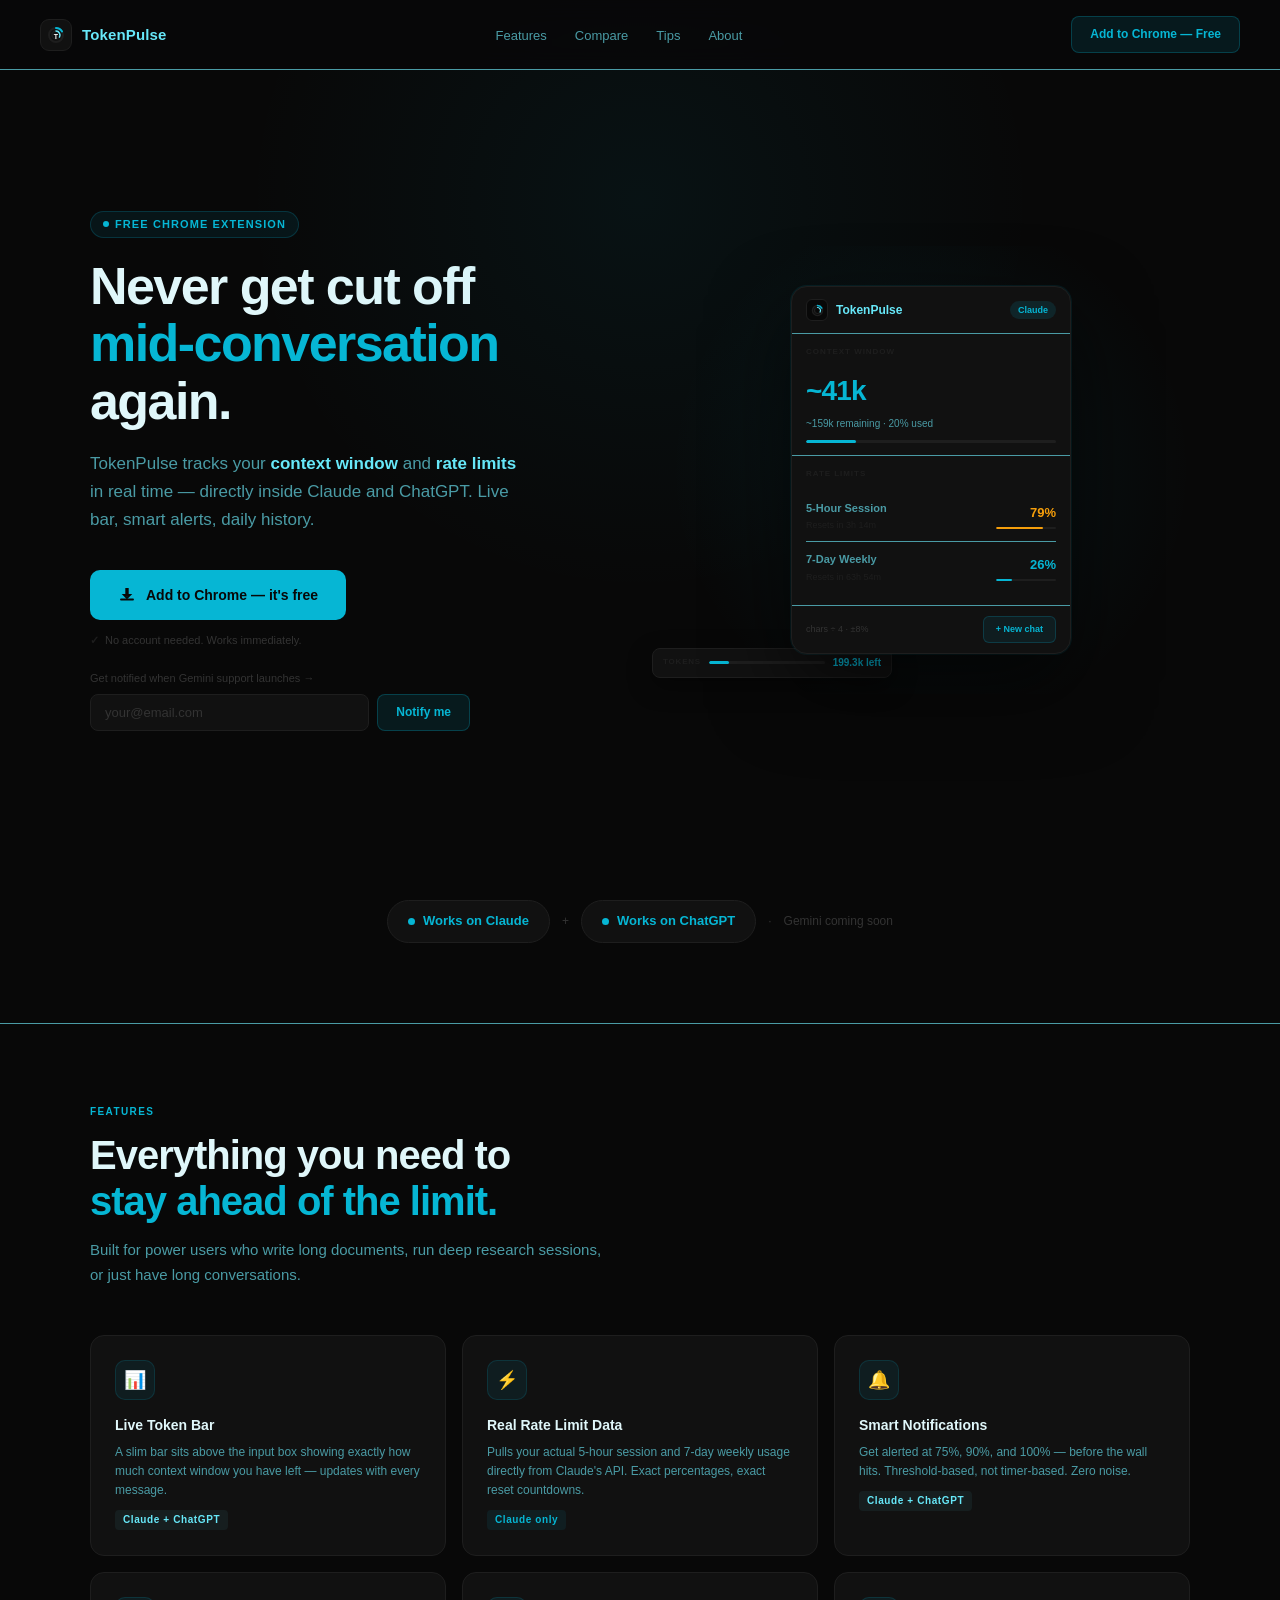
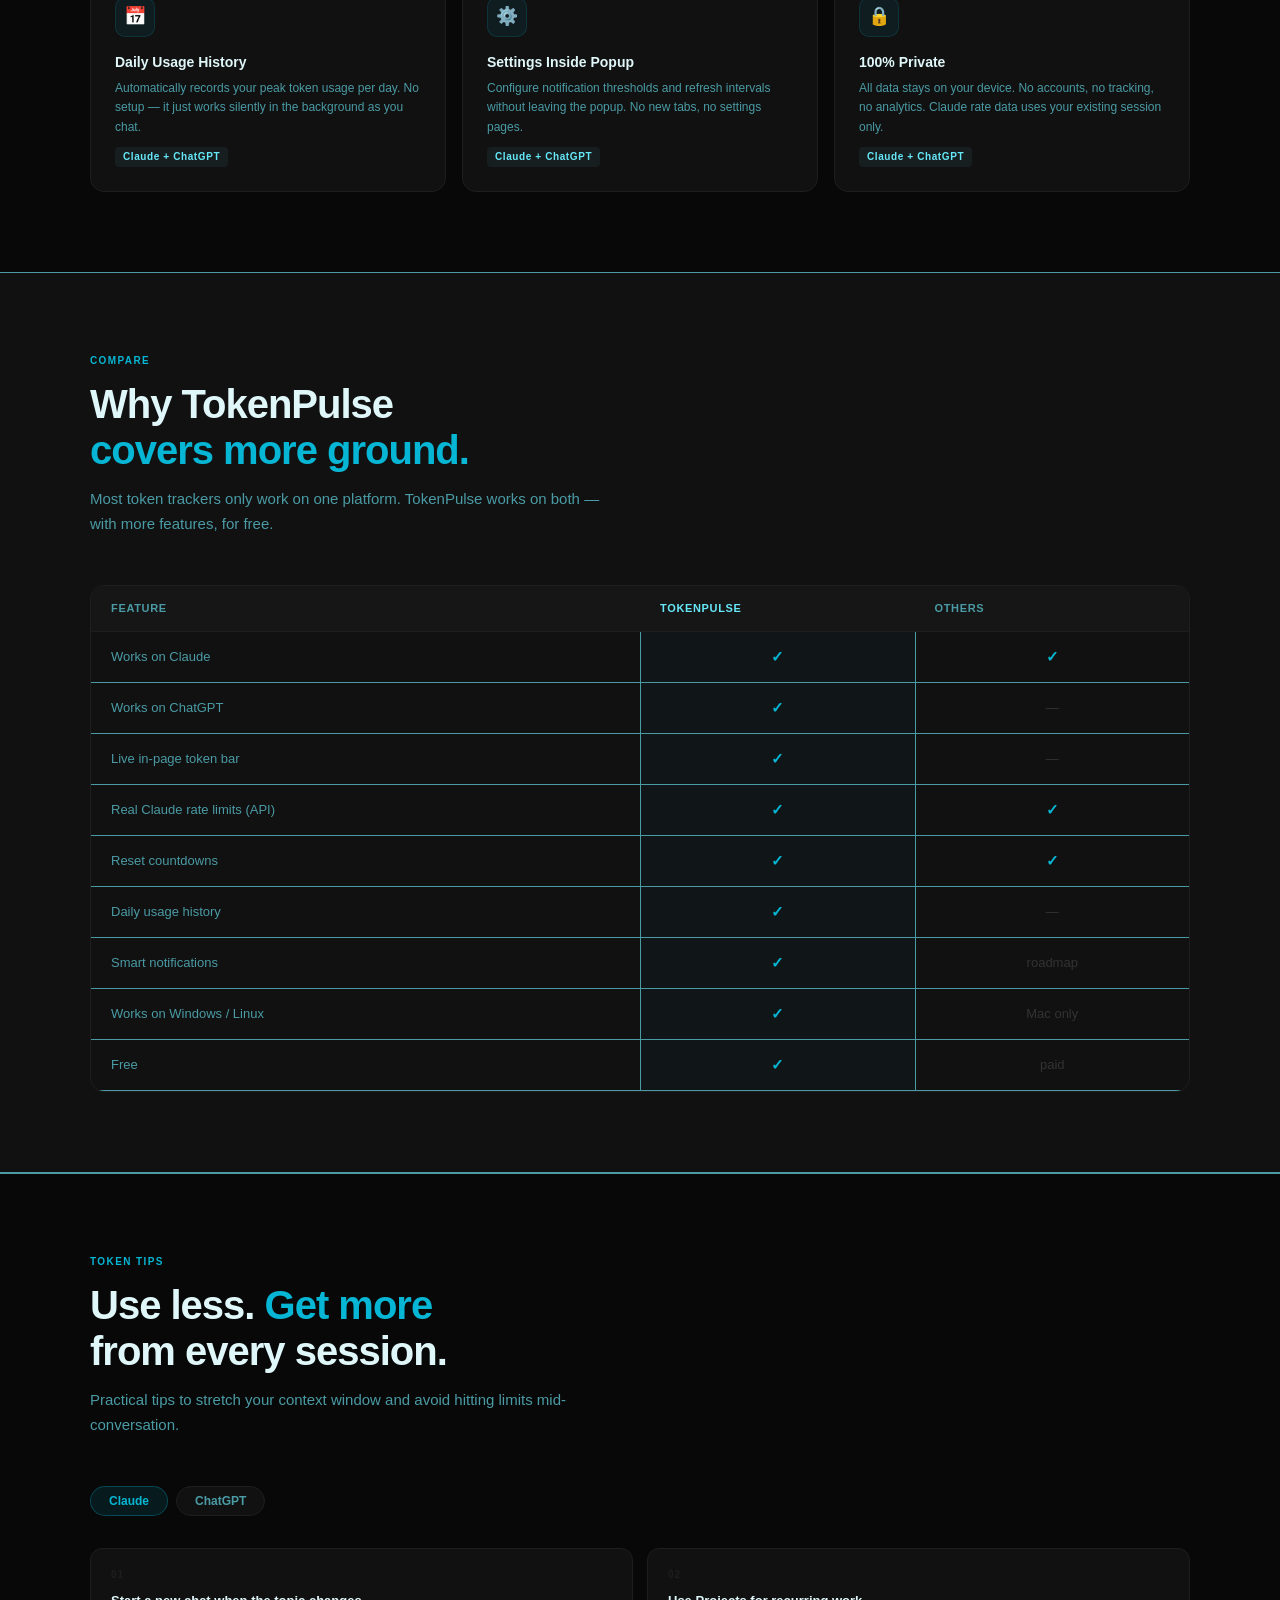
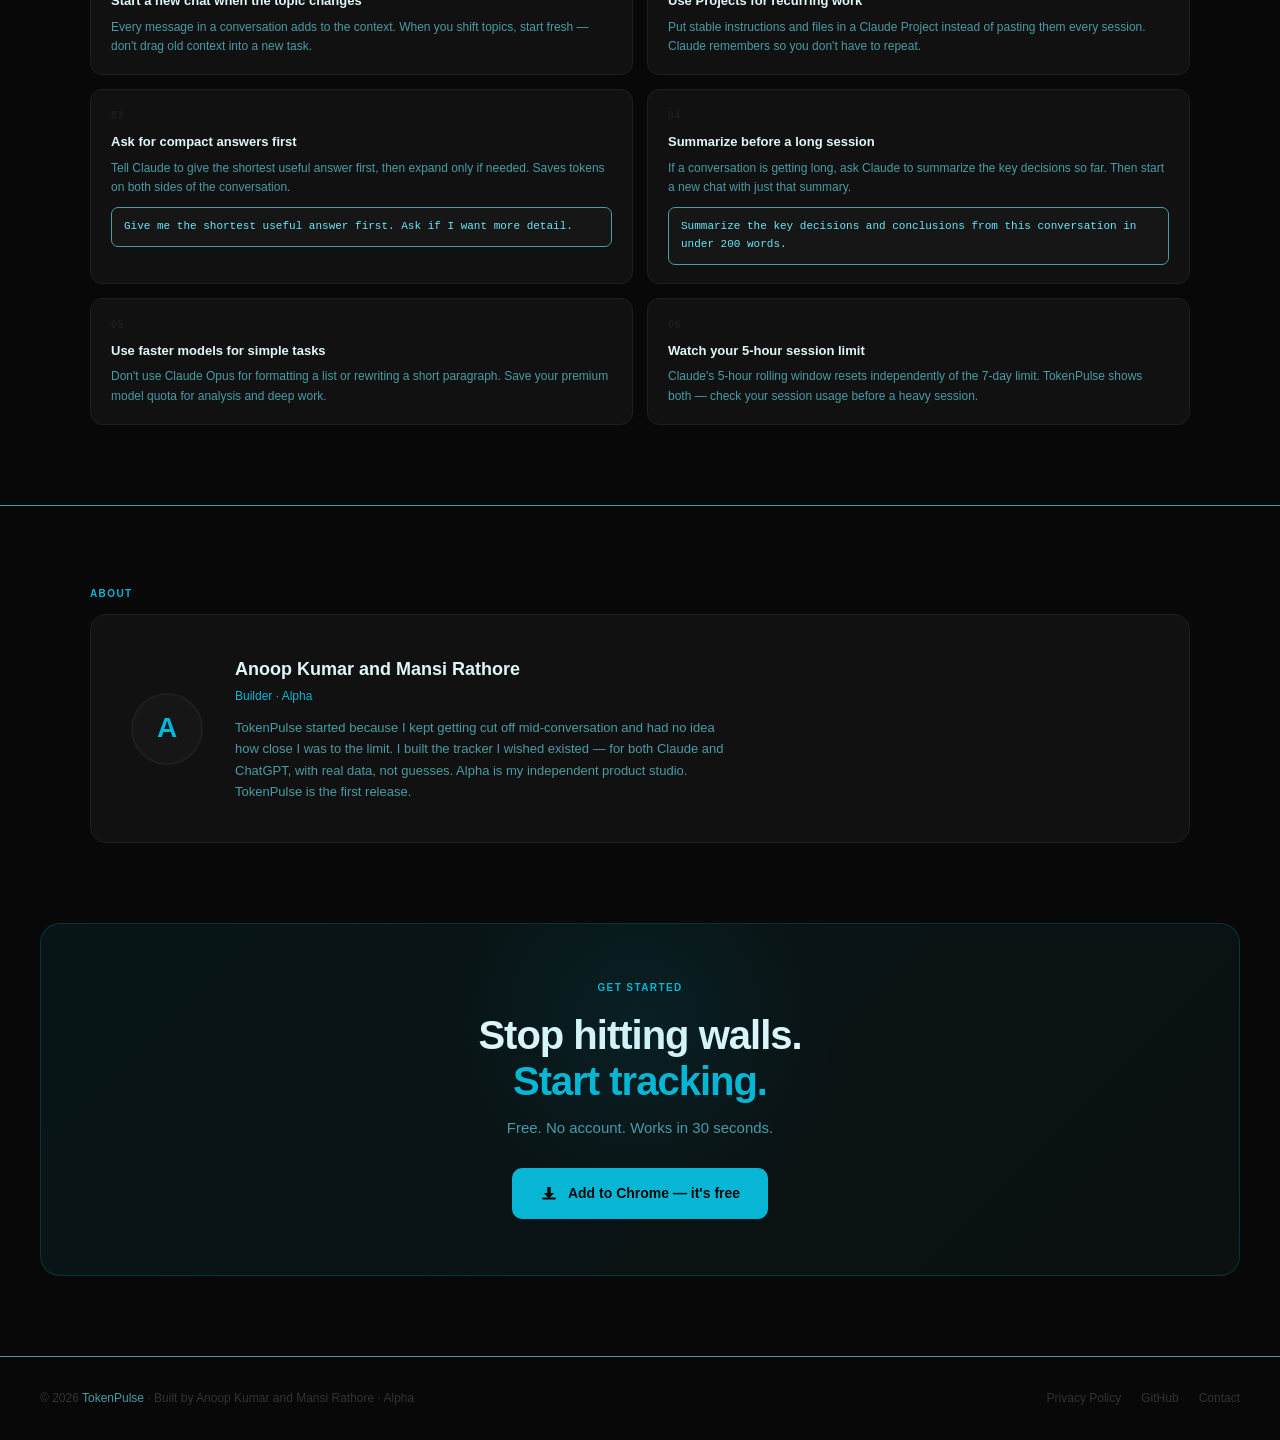
<file: index.html>
<!DOCTYPE html>
<html lang="en">
<head>
  <meta charset="UTF-8">
  <meta name="viewport" content="width=device-width, initial-scale=1.0">
  <meta name="description" content="TokenPulse tracks your token usage and rate limits in real time on Claude and ChatGPT. Live token bar, smart notifications, daily history. Free Chrome extension.">
  <meta property="og:title" content="TokenPulse — Token & Rate Limit Tracker">
  <meta property="og:description" content="Never get cut off mid-conversation again. Live token tracking for Claude and ChatGPT.">
  <meta property="og:type" content="website">
  <meta name="twitter:card" content="summary_large_image">
  <title>TokenPulse — Token & Rate Limit Tracker for Claude & ChatGPT</title>
  <style>
    *, *::before, *::after { box-sizing: border-box; margin: 0; padding: 0; }

    :root {
      --bg:        #080808;
      --bg2:       #111111;
      --bg3:       #161616;
      --border:    #1e1e1e;
      --border2:   #4a9ba5;
      --teal:      #06b6d4;
      --teal-light:#67e8f9;
      --teal-dim:  #4a9ba5;
      --teal-muted:#1e1e1e;
      --text:      #e0f7fa;
      --text-dim:  #4a9ba5;
      --text-muted:#333333;
      --yellow:    #f59e0b;
      --red:       #ef4444;
      --white:     #ffffff;
      --font:      -apple-system, BlinkMacSystemFont, 'Segoe UI', sans-serif;
    }

    html { scroll-behavior: smooth; }

    body {
      background: var(--bg);
      color: var(--text);
      font-family: var(--font);
      -webkit-font-smoothing: antialiased;
      overflow-x: hidden;
      line-height: 1.6;
    }

    /* ── Nav ──────────────────────────────────── */
    nav {
      position: fixed; top: 0; left: 0; right: 0;
      z-index: 100;
      display: flex; align-items: center;
      justify-content: space-between;
      padding: 16px 40px;
      background: rgba(8,8,9,.85);
      backdrop-filter: blur(12px);
      border-bottom: 1px solid var(--border2);
    }
    .nav-logo {
      display: flex; align-items: center; gap: 10px;
      text-decoration: none;
    }
    .nav-logo-icon {
      width: 32px; height: 32px; border-radius: 9px;
      background: var(--bg2); border: 1.5px solid var(--border);
      display: flex; align-items: center; justify-content: center;
    }
    .nav-logo-name {
      font-size: 15px; font-weight: 700;
      color: var(--teal-light); letter-spacing: .01em;
    }
    .nav-links {
      display: flex; align-items: center; gap: 28px;
      list-style: none;
    }
    .nav-links a {
      font-size: 13px; color: var(--teal-dim);
      text-decoration: none; transition: color .15s;
    }
    .nav-links a:hover { color: var(--teal-light); }
    .nav-cta {
      font-size: 12px; font-weight: 700;
      padding: 8px 18px; border-radius: 8px;
      background: rgba(6,182,212,.1);
      color: var(--teal); border: 1px solid rgba(6,182,212,.25);
      text-decoration: none; transition: background .15s;
      white-space: nowrap;
    }
    .nav-cta:hover { background: rgba(6,182,212,.2); }

    /* ── Hero ─────────────────────────────────── */
    .hero {
      min-height: 100vh;
      display: flex; align-items: center;
      padding: 120px 40px 80px;
      position: relative; overflow: hidden;
    }
    .hero::before {
      content: "";
      position: absolute; top: -200px; left: 50%;
      transform: translateX(-50%);
      width: 800px; height: 800px;
      background: radial-gradient(circle, rgba(6,182,212,.06) 0%, transparent 70%);
      pointer-events: none;
    }
    .hero-inner {
      max-width: 1100px; margin: 0 auto; width: 100%;
      display: grid; grid-template-columns: 1fr 1fr;
      gap: 64px; align-items: center;
    }
    .hero-badge {
      display: inline-flex; align-items: center; gap: 6px;
      font-size: 11px; font-weight: 700; letter-spacing: .1em;
      color: var(--teal); text-transform: uppercase;
      background: rgba(6,182,212,.08);
      border: 1px solid rgba(6,182,212,.2);
      padding: 4px 12px; border-radius: 20px;
      margin-bottom: 20px;
    }
    .hero-badge-dot {
      width: 6px; height: 6px; border-radius: 50%;
      background: var(--teal);
      animation: pulse-dot 2s ease-in-out infinite;
    }
    @keyframes pulse-dot {
      0%,100% { opacity: 1; transform: scale(1); }
      50%      { opacity: .5; transform: scale(.8); }
    }
    h1 {
      font-size: clamp(36px, 5vw, 52px);
      font-weight: 800; line-height: 1.1;
      letter-spacing: -.03em; margin-bottom: 20px;
      color: var(--text);
    }
    h1 span { color: var(--teal); }
    .hero-sub {
      font-size: 17px; color: var(--teal-dim);
      line-height: 1.65; margin-bottom: 36px;
      max-width: 440px;
    }
    .hero-sub strong { color: var(--teal-light); font-weight: 600; }
    .hero-actions { display: flex; flex-direction: column; gap: 12px; }
    .btn-primary {
      display: inline-flex; align-items: center; gap: 10px;
      padding: 14px 28px; border-radius: 10px;
      background: var(--teal); color: var(--bg);
      font-size: 14px; font-weight: 700;
      text-decoration: none; border: none; cursor: pointer;
      transition: opacity .15s, transform .15s;
      width: fit-content;
    }
    .btn-primary:hover { opacity: .88; transform: translateY(-1px); }
    .btn-primary:active { transform: scale(.97); }
    .btn-primary svg { width: 18px; height: 18px; flex-shrink: 0; }
    .hero-note {
      font-size: 11px; color: var(--text-muted);
      display: flex; align-items: center; gap: 6px;
    }
    .hero-note::before { content: "✓"; color: var(--teal-muted); font-weight: 700; }

    /* Email form */
    .notify-form {
      display: flex; gap: 8px; max-width: 380px;
    }
    .notify-input {
      flex: 1; padding: 10px 14px;
      background: var(--bg2); color: var(--text);
      border: 1px solid var(--border); border-radius: 8px;
      font-size: 13px; font-family: var(--font);
      outline: none; transition: border-color .15s;
    }
    .notify-input::placeholder { color: var(--text-muted); }
    .notify-input:focus { border-color: var(--teal); }
    .notify-btn {
      padding: 10px 18px; border-radius: 8px;
      background: rgba(6,182,212,.1);
      color: var(--teal); border: 1px solid rgba(6,182,212,.25);
      font-size: 12px; font-weight: 700;
      cursor: pointer; font-family: var(--font);
      transition: background .15s; white-space: nowrap;
    }
    .notify-btn:hover { background: rgba(6,182,212,.2); }
    .notify-label {
      font-size: 11px; color: var(--text-muted); margin-bottom: 6px;
    }
    .notify-success {
      font-size: 12px; color: var(--teal);
      display: none; padding: 10px 0;
    }

    /* Hero visual */
    .hero-visual {
      display: flex; justify-content: center; align-items: center;
      position: relative;
    }
    .hero-visual::before {
      content: "";
      position: absolute; inset: -40px;
      background: radial-gradient(circle, rgba(6,182,212,.08) 0%, transparent 70%);
      pointer-events: none;
    }
    .popup-mockup {
      width: 280px;
      background: var(--bg2); border: 1px solid var(--border);
      border-radius: 16px; overflow: hidden;
      box-shadow: 0 32px 80px rgba(0,0,0,.6), 0 0 0 1px rgba(6,182,212,.1);
      position: relative; z-index: 1;
    }
    .pm-header {
      display: flex; align-items: center;
      justify-content: space-between;
      padding: 12px 14px; border-bottom: 1px solid var(--border2);
    }
    .pm-logo-row { display: flex; align-items: center; gap: 8px; }
    .pm-logo {
      width: 22px; height: 22px; border-radius: 6px;
      background: var(--bg); border: 1.5px solid var(--border);
      display: flex; align-items: center; justify-content: center;
    }
    .pm-name { font-size: 12px; font-weight: 700; color: var(--teal-light); }
    .pm-badge {
      font-size: 9px; font-weight: 700; padding: 2px 8px;
      border-radius: 20px; background: rgba(6,182,212,.12); color: var(--teal);
    }
    .pm-section { padding: 12px 14px; border-bottom: 1px solid var(--border2); }
    .pm-section-title {
      font-size: 8px; font-weight: 700; letter-spacing: .12em;
      color: var(--teal-muted); text-transform: uppercase; margin-bottom: 10px;
    }
    .pm-big-num { font-size: 28px; font-weight: 800; color: var(--teal); letter-spacing: -.03em; }
    .pm-meta { font-size: 10px; color: var(--teal-dim); margin-top: 2px; margin-bottom: 8px; }
    .pm-bar-track { width: 100%; height: 3px; background: var(--border); border-radius: 2px; overflow: hidden; }
    .pm-bar-fill  { height: 100%; border-radius: 2px; background: var(--teal); }
    .pm-row {
      display: flex; align-items: center;
      justify-content: space-between; padding: 9px 0;
    }
    .pm-row + .pm-row { border-top: 1px solid var(--border2); }
    .pm-row-name { font-size: 11px; font-weight: 600; color: #4a9ba5; }
    .pm-row-sub  { font-size: 9px; color: var(--teal-muted); margin-top: 1px; }
    .pm-row-pct  { font-size: 13px; font-weight: 800; }
    .pm-row-mini { width: 60px; height: 2px; background: var(--border); border-radius: 1px; overflow: hidden; margin-top: 4px; }
    .pm-row-mini-fill { height: 100%; border-radius: 1px; }
    .pm-footer {
      display: flex; align-items: center;
      justify-content: space-between; padding: 10px 14px;
    }
    .pm-footer-note { font-size: 9px; color: var(--text-muted); }
    .pm-new-chat {
      font-size: 9px; font-weight: 700; padding: 5px 12px;
      border-radius: 6px; background: rgba(6,182,212,.08);
      color: var(--teal); border: 1px solid rgba(6,182,212,.2);
    }

    /* Bar mockup */
    .bar-mockup {
      position: absolute; bottom: -24px; left: -20px;
      width: 240px;
      background: var(--bg2); border: 1px solid var(--border);
      border-radius: 8px; padding: 6px 10px;
      display: flex; align-items: center; gap: 8px;
      box-shadow: 0 8px 24px rgba(0,0,0,.4);
    }
    .bm-label { font-size: 8px; font-weight: 700; letter-spacing: .1em; color: var(--teal-muted); }
    .bm-track { flex: 1; height: 3px; background: var(--border); border-radius: 2px; overflow: hidden; }
    .bm-fill  { height: 100%; width: 17%; background: var(--teal); border-radius: 2px; }
    .bm-count { font-size: 10px; font-weight: 600; color: var(--teal); white-space: nowrap; }

    /* ── Platforms ────────────────────────────── */
    .platforms {
      padding: 0 40px 80px;
      display: flex; justify-content: center;
    }
    .platforms-inner {
      max-width: 600px; width: 100%;
      display: flex; align-items: center;
      gap: 12px; flex-wrap: wrap; justify-content: center;
    }
    .platform-pill {
      display: flex; align-items: center; gap: 8px;
      padding: 10px 20px; border-radius: 30px;
      background: var(--bg2); border: 1px solid var(--border);
      font-size: 13px; font-weight: 600; color: var(--teal);
    }
    .platform-pill-dot {
      width: 7px; height: 7px; border-radius: 50%;
      background: var(--teal);
    }
    .platforms-divider { font-size: 12px; color: var(--text-muted); }

    /* ── Section shared ───────────────────────── */
    section { padding: 80px 40px; }
    .section-inner { max-width: 1100px; margin: 0 auto; }
    .section-label {
      font-size: 10px; font-weight: 700; letter-spacing: .14em;
      color: var(--teal); text-transform: uppercase; margin-bottom: 12px;
    }
    h2 {
      font-size: clamp(28px, 4vw, 40px);
      font-weight: 800; line-height: 1.15;
      letter-spacing: -.025em; margin-bottom: 14px;
    }
    h2 span { color: var(--teal); }
    .section-sub {
      font-size: 15px; color: var(--teal-dim);
      max-width: 520px; line-height: 1.65; margin-bottom: 48px;
    }

    /* ── Features grid ────────────────────────── */
    .features-grid {
      display: grid;
      grid-template-columns: repeat(3, 1fr);
      gap: 16px;
    }
    .feature-card {
      background: var(--bg2); border: 1px solid var(--border);
      border-radius: 14px; padding: 24px;
      transition: border-color .2s, transform .2s;
    }
    .feature-card:hover { border-color: rgba(6,182,212,.3); transform: translateY(-2px); }
    .feature-icon {
      width: 40px; height: 40px; border-radius: 10px;
      background: rgba(6,182,212,.08); border: 1px solid rgba(6,182,212,.15);
      display: flex; align-items: center; justify-content: center;
      font-size: 18px; margin-bottom: 14px;
    }
    .feature-title { font-size: 14px; font-weight: 700; color: var(--text); margin-bottom: 6px; }
    .feature-desc  { font-size: 12px; color: var(--teal-dim); line-height: 1.6; }
    .feature-tag {
      display: inline-block; margin-top: 10px;
      font-size: 10px; font-weight: 700; letter-spacing: .06em;
      padding: 2px 8px; border-radius: 4px;
      background: rgba(6,182,212,.08); color: var(--teal);
    }
    .feature-tag.both { background: rgba(103,232,249,.06); color: var(--teal-light); }

    /* ── Compare ──────────────────────────────── */
    .compare-section { background: var(--bg2); border-top: 1px solid var(--border2); border-bottom: 1px solid var(--border2); }
    .compare-grid {
      display: grid; grid-template-columns: 2fr 1fr 1fr;
      gap: 0; border: 1px solid var(--border); border-radius: 14px; overflow: hidden;
    }
    .compare-header {
      padding: 14px 20px;
      background: var(--bg3); border-bottom: 1px solid var(--border);
      font-size: 11px; font-weight: 700; letter-spacing: .06em;
      color: var(--teal-dim); text-transform: uppercase;
      display: flex; align-items: center; gap: 8px;
    }
    .compare-header.ours { color: var(--teal-light); }
    .compare-row {
      display: contents;
    }
    .compare-cell {
      padding: 13px 20px;
      border-bottom: 1px solid var(--border2);
      font-size: 13px; color: var(--teal-dim);
      display: flex; align-items: center;
    }
    .compare-cell:nth-child(3n+2),
    .compare-cell:nth-child(3n+3) {
      justify-content: center;
      border-left: 1px solid var(--border2);
    }
    .compare-cell.feature-name { font-weight: 500; color: #4a9ba5; }
    .check { color: var(--teal); font-size: 15px; font-weight: 700; }
    .cross { color: var(--text-muted); font-size: 13px; }
    .ours-col { background: rgba(6,182,212,.03); }

    /* ── Tips ─────────────────────────────────── */
    .tips-tabs {
      display: flex; gap: 8px; margin-bottom: 32px; flex-wrap: wrap;
    }
    .tips-tab {
      padding: 7px 18px; border-radius: 20px;
      font-size: 12px; font-weight: 600;
      background: var(--bg2); border: 1px solid var(--border);
      color: var(--teal-dim); cursor: pointer; transition: all .15s;
    }
    .tips-tab.active {
      background: rgba(6,182,212,.1);
      border-color: rgba(6,182,212,.3); color: var(--teal);
    }
    .tips-panel { display: none; }
    .tips-panel.active { display: grid; grid-template-columns: repeat(2, 1fr); gap: 14px; }
    .tip-card {
      background: var(--bg2); border: 1px solid var(--border);
      border-radius: 12px; padding: 18px 20px;
    }
    .tip-num {
      font-size: 10px; font-weight: 800; color: var(--teal-muted);
      letter-spacing: .1em; margin-bottom: 8px;
    }
    .tip-title { font-size: 13px; font-weight: 700; color: var(--text); margin-bottom: 6px; }
    .tip-body  { font-size: 12px; color: var(--teal-dim); line-height: 1.6; }
    .tip-prompt {
      margin-top: 10px; padding: 10px 12px;
      background: var(--bg3); border: 1px solid var(--border2);
      border-radius: 7px; font-size: 11px;
      color: var(--teal-light); font-family: 'SF Mono', monospace;
      line-height: 1.6;
    }

    /* ── About ────────────────────────────────── */
    .about-section { border-top: 1px solid var(--border2); }
    .about-card {
      background: var(--bg2); border: 1px solid var(--border);
      border-radius: 16px; padding: 40px;
      display: flex; align-items: center; gap: 32px;
    }
    .about-avatar {
      width: 72px; height: 72px; border-radius: 50%; flex-shrink: 0;
      background: var(--bg3); border: 2px solid var(--border);
      display: flex; align-items: center; justify-content: center;
      font-size: 28px; font-weight: 800; color: var(--teal);
    }
    .about-name { font-size: 18px; font-weight: 700; color: var(--text); margin-bottom: 4px; }
    .about-role { font-size: 12px; color: var(--teal); margin-bottom: 10px; }
    .about-bio  { font-size: 13px; color: var(--teal-dim); line-height: 1.65; max-width: 500px; }

    /* ── CTA banner ───────────────────────────── */
    .cta-banner {
      margin: 0 40px 80px;
      background: linear-gradient(135deg, rgba(6,182,212,.08), rgba(103,232,249,.04));
      border: 1px solid rgba(6,182,212,.2);
      border-radius: 20px; padding: 56px 48px;
      text-align: center;
      position: relative; overflow: hidden;
    }
    .cta-banner::before {
      content: "";
      position: absolute; top: -100px; left: 50%;
      transform: translateX(-50%);
      width: 400px; height: 400px;
      background: radial-gradient(circle, rgba(6,182,212,.08) 0%, transparent 70%);
      pointer-events: none;
    }
    .cta-banner h2 { margin-bottom: 12px; }
    .cta-banner p { color: var(--teal-dim); margin-bottom: 28px; font-size: 15px; }

    /* ── Footer ───────────────────────────────── */
    footer {
      border-top: 1px solid var(--border2);
      padding: 32px 40px;
      display: flex; align-items: center;
      justify-content: space-between; flex-wrap: wrap; gap: 12px;
    }
    .footer-left { font-size: 12px; color: var(--text-muted); }
    .footer-left span { color: var(--teal-dim); }
    .footer-links { display: flex; gap: 20px; }
    .footer-links a { font-size: 12px; color: var(--text-muted); text-decoration: none; transition: color .15s; }
    .footer-links a:hover { color: var(--teal); }

    /* ── Responsive ───────────────────────────── */
    @media (max-width: 768px) {
      nav { padding: 14px 20px; }
      .nav-links { display: none; }
      .hero { padding: 100px 20px 60px; }
      .hero-inner { grid-template-columns: 1fr; gap: 48px; }
      .hero-visual { order: -1; }
      .bar-mockup { display: none; }
      .platforms { padding: 0 20px 60px; }
      section { padding: 60px 20px; }
      .features-grid { grid-template-columns: 1fr; }
      .compare-grid { grid-template-columns: 1.5fr 1fr 1fr; }
      .tips-panel.active { grid-template-columns: 1fr; }
      .about-card { flex-direction: column; padding: 28px; }
      .cta-banner { margin: 0 20px 60px; padding: 40px 24px; }
      footer { padding: 24px 20px; }
    }
  </style>
</head>
<body>

<!-- ── Nav ──────────────────────────────────── -->
<nav>
  <a href="/" class="nav-logo">
    <div class="nav-logo-icon">
      <svg width="18" height="18" viewBox="0 0 18 18" fill="none">
        <circle cx="9" cy="9" r="7" stroke="#1e1e1e" stroke-width="2"/>
        <path d="M9 2 a7 7 0 0 1 6.06 3.5" stroke="#06b6d4" stroke-width="2" stroke-linecap="round"/>
        <circle cx="9" cy="9" r="4" stroke="#1e1e1e" stroke-width="1.5"/>
        <path d="M9 5 a4 4 0 0 1 3.46 2 a4 4 0 0 1 0 4" stroke="#67e8f9" stroke-width="1.5" stroke-linecap="round"/>
        <text x="9" y="12.5" text-anchor="middle" font-family="-apple-system,sans-serif" font-size="7" font-weight="800" fill="white">T</text>
      </svg>
    </div>
    <span class="nav-logo-name">TokenPulse</span>
  </a>
  <ul class="nav-links">
    <li><a href="#features">Features</a></li>
    <li><a href="#compare">Compare</a></li>
    <li><a href="#tips">Tips</a></li>
    <li><a href="#about">About</a></li>
  </ul>
  <a href="#install" class="nav-cta">Add to Chrome — Free</a>
</nav>

<!-- ── Hero ─────────────────────────────────── -->
<section class="hero" id="install">
  <div class="hero-inner">
    <div class="hero-content">
      <div class="hero-badge">
        <div class="hero-badge-dot"></div>
        Free Chrome Extension
      </div>
      <h1>Never get cut off<br><span>mid-conversation</span><br>again.</h1>
      <p class="hero-sub">
        TokenPulse tracks your <strong>context window</strong> and <strong>rate limits</strong>
        in real time — directly inside Claude and ChatGPT.
        Live bar, smart alerts, daily history.
      </p>
      <div class="hero-actions">
        <a href="https://chromewebstore.google.com/detail/tokenpulse-%E2%80%94-chatgpt-clau/oimclhdbljodjkankcnalklchfcehhic" class="btn-primary" id="install-btn">
          <svg viewBox="0 0 24 24" fill="none" stroke="currentColor" stroke-width="2.5">
            <path d="M12 16l-4-4h3V4h2v8h3l-4 4z"/>
            <path d="M20 18H4" stroke-linecap="round"/>
          </svg>
          Add to Chrome — it's free
        </a>
        <span class="hero-note">No account needed. Works immediately.</span>

        <div style="margin-top: 8px;">
          <div class="notify-label">Get notified when Gemini support launches →</div>
          <form class="notify-form" id="notify-form" action="https://formspree.io/f/xqeoqzdg" method="POST">
            <input class="notify-input" type="email" name="email" placeholder="your@email.com" required>
            <button class="notify-btn" type="submit">Notify me</button>
          </form>
          <div class="notify-success" id="notify-success">✓ You're on the list. We'll let you know.</div>
        </div>
      </div>
    </div>

    <!-- Popup mockup -->
    <div class="hero-visual">
      <div class="popup-mockup">
        <div class="pm-header">
          <div class="pm-logo-row">
            <div class="pm-logo">
              <svg width="13" height="13" viewBox="0 0 13 13" fill="none">
                <circle cx="6.5" cy="6.5" r="5" stroke="#1e1e1e" stroke-width="1.5"/>
                <path d="M6.5 1.5 a5 5 0 0 1 4.33 2.5" stroke="#06b6d4" stroke-width="1.5" stroke-linecap="round"/>
                <circle cx="6.5" cy="6.5" r="3" stroke="#1e1e1e" stroke-width="1.2"/>
                <path d="M6.5 3.5 a3 3 0 0 1 2.6 1.5 a3 3 0 0 1 0 3" stroke="#67e8f9" stroke-width="1.2" stroke-linecap="round"/>
              </svg>
            </div>
            <span class="pm-name">TokenPulse</span>
          </div>
          <span class="pm-badge">Claude</span>
        </div>

        <div class="pm-section">
          <div class="pm-section-title">Context Window</div>
          <div class="pm-big-num">~41k</div>
          <div class="pm-meta">~159k remaining · 20% used</div>
          <div class="pm-bar-track">
            <div class="pm-bar-fill" style="width:20%"></div>
          </div>
        </div>

        <div class="pm-section">
          <div class="pm-section-title">Rate Limits</div>
          <div class="pm-row">
            <div>
              <div class="pm-row-name">5-Hour Session</div>
              <div class="pm-row-sub">Resets in 3h 14m</div>
            </div>
            <div style="text-align:right">
              <div class="pm-row-pct" style="color:#f59e0b">79%</div>
              <div class="pm-row-mini"><div class="pm-row-mini-fill" style="width:79%;background:#f59e0b"></div></div>
            </div>
          </div>
          <div class="pm-row">
            <div>
              <div class="pm-row-name">7-Day Weekly</div>
              <div class="pm-row-sub">Resets in 63h 54m</div>
            </div>
            <div style="text-align:right">
              <div class="pm-row-pct" style="color:#06b6d4">26%</div>
              <div class="pm-row-mini"><div class="pm-row-mini-fill" style="width:26%;background:#06b6d4"></div></div>
            </div>
          </div>
        </div>

        <div class="pm-footer">
          <span class="pm-footer-note">chars ÷ 4 · ±8%</span>
          <span class="pm-new-chat">+ New chat</span>
        </div>
      </div>

      <!-- In-page bar mockup -->
      <div class="bar-mockup">
        <span class="bm-label">TOKENS</span>
        <div class="bm-track"><div class="bm-fill"></div></div>
        <span class="bm-count">199.3k left</span>
      </div>
    </div>
  </div>
</section>

<!-- ── Platforms ──────────────────────────── -->
<div class="platforms">
  <div class="platforms-inner">
    <div class="platform-pill">
      <div class="platform-pill-dot"></div>
      Works on Claude
    </div>
    <div class="platforms-divider">+</div>
    <div class="platform-pill">
      <div class="platform-pill-dot"></div>
      Works on ChatGPT
    </div>
    <div class="platforms-divider">·</div>
    <span style="font-size:12px;color:var(--text-muted)">Gemini coming soon</span>
  </div>
</div>

<!-- ── Features ───────────────────────────── -->
<section id="features" style="border-top:1px solid var(--border2)">
  <div class="section-inner">
    <div class="section-label">Features</div>
    <h2>Everything you need to<br><span>stay ahead of the limit.</span></h2>
    <p class="section-sub">Built for power users who write long documents, run deep research sessions, or just have long conversations.</p>

    <div class="features-grid">
      <div class="feature-card">
        <div class="feature-icon">📊</div>
        <div class="feature-title">Live Token Bar</div>
        <div class="feature-desc">A slim bar sits above the input box showing exactly how much context window you have left — updates with every message.</div>
        <span class="feature-tag both">Claude + ChatGPT</span>
      </div>
      <div class="feature-card">
        <div class="feature-icon">⚡</div>
        <div class="feature-title">Real Rate Limit Data</div>
        <div class="feature-desc">Pulls your actual 5-hour session and 7-day weekly usage directly from Claude's API. Exact percentages, exact reset countdowns.</div>
        <span class="feature-tag">Claude only</span>
      </div>
      <div class="feature-card">
        <div class="feature-icon">🔔</div>
        <div class="feature-title">Smart Notifications</div>
        <div class="feature-desc">Get alerted at 75%, 90%, and 100% — before the wall hits. Threshold-based, not timer-based. Zero noise.</div>
        <span class="feature-tag both">Claude + ChatGPT</span>
      </div>
      <div class="feature-card">
        <div class="feature-icon">📅</div>
        <div class="feature-title">Daily Usage History</div>
        <div class="feature-desc">Automatically records your peak token usage per day. No setup — it just works silently in the background as you chat.</div>
        <span class="feature-tag both">Claude + ChatGPT</span>
      </div>
      <div class="feature-card">
        <div class="feature-icon">⚙️</div>
        <div class="feature-title">Settings Inside Popup</div>
        <div class="feature-desc">Configure notification thresholds and refresh intervals without leaving the popup. No new tabs, no settings pages.</div>
        <span class="feature-tag both">Claude + ChatGPT</span>
      </div>
      <div class="feature-card">
        <div class="feature-icon">🔒</div>
        <div class="feature-title">100% Private</div>
        <div class="feature-desc">All data stays on your device. No accounts, no tracking, no analytics. Claude rate data uses your existing session only.</div>
        <span class="feature-tag both">Claude + ChatGPT</span>
      </div>
    </div>
  </div>
</section>

<!-- ── Compare ────────────────────────────── -->
<section id="compare" class="compare-section">
  <div class="section-inner">
    <div class="section-label">Compare</div>
    <h2>Why TokenPulse<br><span>covers more ground.</span></h2>
    <p class="section-sub">Most token trackers only work on one platform. TokenPulse works on both — with more features, for free.</p>

    <div class="compare-grid">
      <div class="compare-header">Feature</div>
      <div class="compare-header ours">TokenPulse</div>
      <div class="compare-header">Others</div>

      <div class="compare-cell feature-name">Works on Claude</div>
      <div class="compare-cell ours-col"><span class="check">✓</span></div>
      <div class="compare-cell"><span class="check">✓</span></div>

      <div class="compare-cell feature-name">Works on ChatGPT</div>
      <div class="compare-cell ours-col"><span class="check">✓</span></div>
      <div class="compare-cell"><span class="cross">—</span></div>

      <div class="compare-cell feature-name">Live in-page token bar</div>
      <div class="compare-cell ours-col"><span class="check">✓</span></div>
      <div class="compare-cell"><span class="cross">—</span></div>

      <div class="compare-cell feature-name">Real Claude rate limits (API)</div>
      <div class="compare-cell ours-col"><span class="check">✓</span></div>
      <div class="compare-cell"><span class="check">✓</span></div>

      <div class="compare-cell feature-name">Reset countdowns</div>
      <div class="compare-cell ours-col"><span class="check">✓</span></div>
      <div class="compare-cell"><span class="check">✓</span></div>

      <div class="compare-cell feature-name">Daily usage history</div>
      <div class="compare-cell ours-col"><span class="check">✓</span></div>
      <div class="compare-cell"><span class="cross">—</span></div>

      <div class="compare-cell feature-name">Smart notifications</div>
      <div class="compare-cell ours-col"><span class="check">✓</span></div>
      <div class="compare-cell"><span class="cross">roadmap</span></div>

      <div class="compare-cell feature-name">Works on Windows / Linux</div>
      <div class="compare-cell ours-col"><span class="check">✓</span></div>
      <div class="compare-cell"><span class="cross">Mac only</span></div>

      <div class="compare-cell feature-name">Free</div>
      <div class="compare-cell ours-col"><span class="check">✓</span></div>
      <div class="compare-cell"><span class="cross">paid</span></div>
    </div>
  </div>
</section>

<!-- ── Tips ───────────────────────────────── -->
<section id="tips" style="border-top:1px solid var(--border2)">
  <div class="section-inner">
    <div class="section-label">Token Tips</div>
    <h2>Use less. <span>Get more</span><br>from every session.</h2>
    <p class="section-sub">Practical tips to stretch your context window and avoid hitting limits mid-conversation.</p>

    <div class="tips-tabs">
      <button class="tips-tab active" onclick="switchTab('claude')">Claude</button>
      <button class="tips-tab" onclick="switchTab('chatgpt')">ChatGPT</button>
    </div>

    <div class="tips-panel active" id="tips-claude">
      <div class="tip-card">
        <div class="tip-num">01</div>
        <div class="tip-title">Start a new chat when the topic changes</div>
        <div class="tip-body">Every message in a conversation adds to the context. When you shift topics, start fresh — don't drag old context into a new task.</div>
      </div>
      <div class="tip-card">
        <div class="tip-num">02</div>
        <div class="tip-title">Use Projects for recurring work</div>
        <div class="tip-body">Put stable instructions and files in a Claude Project instead of pasting them every session. Claude remembers so you don't have to repeat.</div>
      </div>
      <div class="tip-card">
        <div class="tip-num">03</div>
        <div class="tip-title">Ask for compact answers first</div>
        <div class="tip-body">Tell Claude to give the shortest useful answer first, then expand only if needed. Saves tokens on both sides of the conversation.</div>
        <div class="tip-prompt">Give me the shortest useful answer first. Ask if I want more detail.</div>
      </div>
      <div class="tip-card">
        <div class="tip-num">04</div>
        <div class="tip-title">Summarize before a long session</div>
        <div class="tip-body">If a conversation is getting long, ask Claude to summarize the key decisions so far. Then start a new chat with just that summary.</div>
        <div class="tip-prompt">Summarize the key decisions and conclusions from this conversation in under 200 words.</div>
      </div>
      <div class="tip-card">
        <div class="tip-num">05</div>
        <div class="tip-title">Use faster models for simple tasks</div>
        <div class="tip-body">Don't use Claude Opus for formatting a list or rewriting a short paragraph. Save your premium model quota for analysis and deep work.</div>
      </div>
      <div class="tip-card">
        <div class="tip-num">06</div>
        <div class="tip-title">Watch your 5-hour session limit</div>
        <div class="tip-body">Claude's 5-hour rolling window resets independently of the 7-day limit. TokenPulse shows both — check your session usage before a heavy session.</div>
      </div>
    </div>

    <div class="tips-panel" id="tips-chatgpt">
      <div class="tip-card">
        <div class="tip-num">01</div>
        <div class="tip-title">Use Custom Instructions for stable context</div>
        <div class="tip-body">Put your tone, format preferences, and recurring context in Custom Instructions. Stop re-briefing ChatGPT on every new chat.</div>
      </div>
      <div class="tip-card">
        <div class="tip-num">02</div>
        <div class="tip-title">One job per chat</div>
        <div class="tip-body">ChatGPT works best when each conversation has a single clear purpose. Mixing research, drafting, and editing in one chat burns context fast.</div>
      </div>
      <div class="tip-card">
        <div class="tip-num">03</div>
        <div class="tip-title">Skip Thinking mode for simple tasks</div>
        <div class="tip-body">Thinking models use more tokens and quota. Use them for hard architecture decisions or complex debugging — not for rewriting emails.</div>
        <div class="tip-prompt">Give me a direct answer. No need for deep reasoning on this one.</div>
      </div>
      <div class="tip-card">
        <div class="tip-num">04</div>
        <div class="tip-title">Use Projects for recurring clients or topics</div>
        <div class="tip-body">ChatGPT Projects keep context scoped. One project per client, one per research area. Keeps conversations focused and context lean.</div>
      </div>
      <div class="tip-card">
        <div class="tip-num">05</div>
        <div class="tip-title">Split research from writing</div>
        <div class="tip-body">Do your research in one chat, then start a fresh chat for the final output. Don't carry the full research thread into the writing session.</div>
      </div>
      <div class="tip-card">
        <div class="tip-num">06</div>
        <div class="tip-title">Watch TokenPulse's bar during coding sessions</div>
        <div class="tip-body">Code and logs consume tokens fast. When the bar hits 70%, start wrapping up or summarize the session state before continuing in a new chat.</div>
      </div>
    </div>
  </div>
</section>

<!-- ── About ───────────────────────────────── -->
<section id="about" class="about-section">
  <div class="section-inner">
    <div class="section-label">About</div>
    <div class="about-card">
      <div class="about-avatar">A</div>
      <div>
        <div class="about-name">Anoop Kumar and Mansi Rathore</div>
        <div class="about-role">Builder · Alpha</div>
        <div class="about-bio">
          TokenPulse started because I kept getting cut off mid-conversation and had no idea how close I was to the limit.
          I built the tracker I wished existed — for both Claude and ChatGPT, with real data, not guesses.
          Alpha is my independent product studio. TokenPulse is the first release.
        </div>
      </div>
    </div>
  </div>
</section>

<!-- ── CTA Banner ─────────────────────────── -->
<div class="cta-banner">
  <div class="section-label" style="margin-bottom:16px">Get started</div>
  <h2>Stop hitting walls.<br><span>Start tracking.</span></h2>
  <p>Free. No account. Works in 30 seconds.</p>
  <a href="#install" class="btn-primary" style="margin:0 auto">
    <svg width="18" height="18" viewBox="0 0 24 24" fill="none" stroke="currentColor" stroke-width="2.5">
      <path d="M12 16l-4-4h3V4h2v8h3l-4 4z"/>
      <path d="M20 18H4" stroke-linecap="round"/>
    </svg>
    Add to Chrome — it's free
  </a>
</div>

<!-- ── Footer ─────────────────────────────── -->
<footer>
  <div class="footer-left">
    © 2026 <span>TokenPulse</span> · Built by Anoop Kumar and Mansi Rathore · Alpha
  </div>
  <div class="footer-links">
    <a href="privacy.html">Privacy Policy</a>
    <a href="https://github.com" target="_blank">GitHub</a>
    <a href="mailto:anup17508@gmail.com">Contact</a>
  </div>
</footer>

<script>
  // Tab switching
  function switchTab(platform) {
    document.querySelectorAll('.tips-tab').forEach(t => t.classList.remove('active'));
    document.querySelectorAll('.tips-panel').forEach(p => p.classList.remove('active'));
    event.target.classList.add('active');
    document.getElementById('tips-' + platform).classList.add('active');
  }

  // Formspree email signup
  document.getElementById('notify-form').addEventListener('submit', async function(e) {
    e.preventDefault();
    const form = e.target;
    const data = new FormData(form);
    try {
      const res = await fetch(form.action, {
        method: 'POST',
        body: data,
        headers: { 'Accept': 'application/json' }
      });
      if (res.ok) {
        form.style.display = 'none';
        document.getElementById('notify-success').style.display = 'block';
      }
    } catch (_) {}
  });

  // Update install button when store URL is ready
  // Replace the href on both install buttons with the real Chrome Web Store URL
</script>

</body>
</html>
</file>
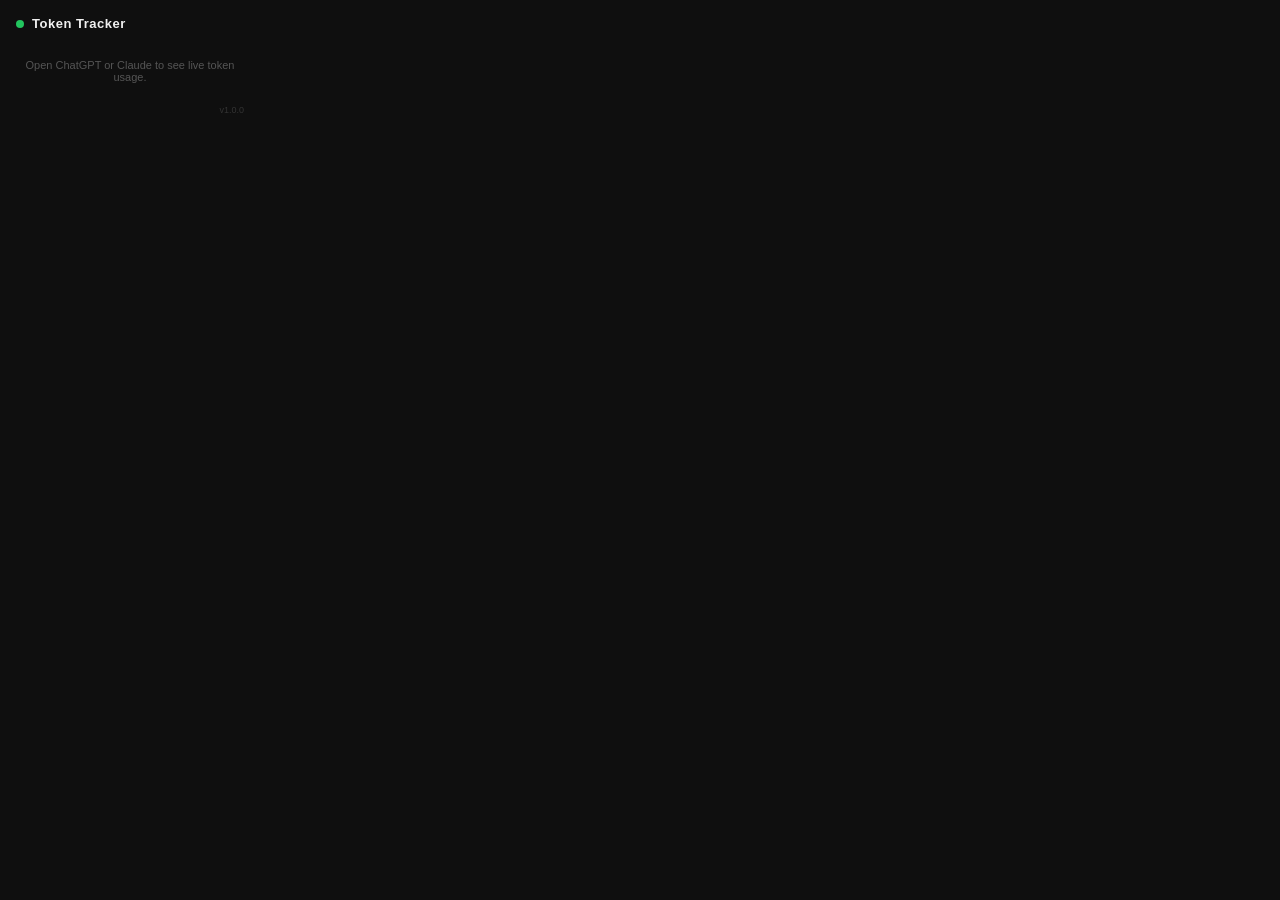
<file: popup.html>
<!DOCTYPE html>
<html lang="en">
<head>
  <meta charset="UTF-8">
  <meta name="viewport" content="width=device-width, initial-scale=1.0">
  <title>Token Tracker</title>
  <style>
    * { box-sizing: border-box; margin: 0; padding: 0; }

    body {
      width: 260px;
      padding: 16px;
      font-family: -apple-system, BlinkMacSystemFont, 'Segoe UI', sans-serif;
      background: #0f0f0f;
      color: #f0f0f0;
    }

    .header {
      display: flex;
      align-items: center;
      gap: 8px;
      margin-bottom: 16px;
    }

    .dot {
      width: 8px;
      height: 8px;
      border-radius: 50%;
      background: #22c55e;
      flex-shrink: 0;
    }

    h1 {
      font-size: 13px;
      font-weight: 700;
      letter-spacing: 0.04em;
      color: #f0f0f0;
    }

    .site-label {
      font-size: 10px;
      color: #666;
      margin-bottom: 10px;
      letter-spacing: 0.05em;
      text-transform: uppercase;
    }

    .stat-row {
      display: flex;
      justify-content: space-between;
      align-items: center;
      margin-bottom: 6px;
    }

    .stat-label {
      font-size: 11px;
      color: #888;
    }

    .stat-val {
      font-size: 13px;
      font-weight: 600;
      font-variant-numeric: tabular-nums;
      color: #f0f0f0;
    }

    .track {
      width: 100%;
      height: 6px;
      background: rgba(255,255,255,0.08);
      border-radius: 3px;
      overflow: hidden;
      margin: 10px 0 14px;
    }

    .fill {
      height: 100%;
      background: #22c55e;
      border-radius: 3px;
      transition: width 0.5s ease, background 0.3s;
    }

    .divider {
      height: 1px;
      background: rgba(255,255,255,0.06);
      margin: 12px 0;
    }

    .note {
      font-size: 10px;
      color: #555;
      line-height: 1.5;
    }

    .no-data {
      font-size: 11px;
      color: #555;
      text-align: center;
      padding: 12px 0;
    }

    .version {
      font-size: 9px;
      color: #333;
      text-align: right;
      margin-top: 10px;
    }
  </style>
</head>
<body>
  <div class="header">
    <div class="dot" id="status-dot"></div>
    <h1>Token Tracker</h1>
  </div>

  <div id="content">
    <p class="no-data">Open ChatGPT or Claude to see live token usage.</p>
  </div>

  <div class="version">v1.0.0</div>

  <script src="popup.js"></script>
</body>
</html>
</file>
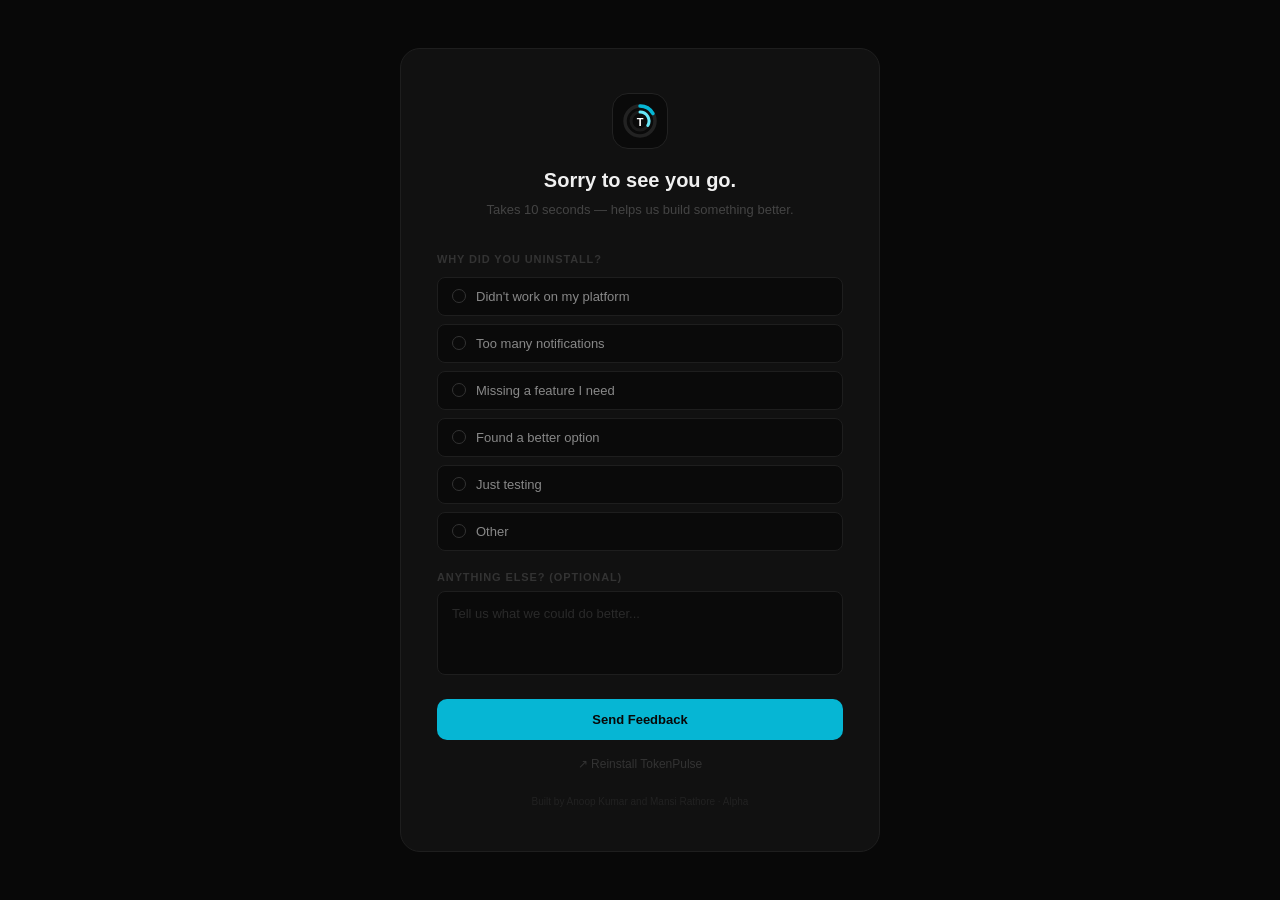
<file: uninstall.html>
<!DOCTYPE html>
<html lang="en">
<head>
  <meta charset="UTF-8">
  <meta name="viewport" content="width=device-width, initial-scale=1.0">
  <title>You've uninstalled TokenPulse</title>
  <style>
    * { box-sizing: border-box; margin: 0; padding: 0; }
    body {
      background: #080808; color: #f0f0f0;
      font-family: -apple-system, BlinkMacSystemFont, 'Segoe UI', sans-serif;
      -webkit-font-smoothing: antialiased;
      min-height: 100vh; display: flex;
      align-items: center; justify-content: center;
      padding: 40px 16px;
    }
    .card {
      width: 100%; max-width: 480px;
      background: #111; border: 1px solid #1e1e1e;
      border-radius: 20px; padding: 44px 36px;
      text-align: center;
    }
    .logo {
      width: 56px; height: 56px; border-radius: 16px;
      background: #0a0a0a; border: 1.5px solid #222;
      display: flex; align-items: center; justify-content: center;
      margin: 0 auto 20px;
    }
    .logo svg { width: 36px; height: 36px; }

    h1 { font-size: 20px; font-weight: 700; color: #f0f0f0; margin-bottom: 8px; }
    .sub { font-size: 13px; color: #444; line-height: 1.6; margin-bottom: 32px; }

    /* Reason selector */
    .question {
      font-size: 11px; font-weight: 700; letter-spacing: .08em;
      text-transform: uppercase; color: #333;
      text-align: left; margin-bottom: 12px;
    }
    .reasons {
      display: flex; flex-direction: column; gap: 8px;
      margin-bottom: 20px; text-align: left;
    }
    .reason {
      display: flex; align-items: center; gap: 10px;
      padding: 11px 14px;
      background: #0a0a0a; border: 1px solid #1e1e1e;
      border-radius: 8px; cursor: pointer;
      transition: border-color .15s;
    }
    .reason:hover { border-color: #333; }
    .reason.selected { border-color: #06b6d4; background: rgba(6,182,212,.06); }
    .reason input[type="radio"] { display: none; }
    .reason-dot {
      width: 14px; height: 14px; border-radius: 50%;
      border: 1.5px solid #333; flex-shrink: 0;
      transition: all .15s; display: flex;
      align-items: center; justify-content: center;
    }
    .reason.selected .reason-dot {
      border-color: #06b6d4; background: #06b6d4;
    }
    .reason.selected .reason-dot::after {
      content: ""; width: 5px; height: 5px;
      border-radius: 50%; background: #080808;
    }
    .reason-text { font-size: 13px; color: #888; }
    .reason.selected .reason-text { color: #f0f0f0; }

    /* Text area */
    .detail-label {
      font-size: 11px; font-weight: 700; letter-spacing: .08em;
      text-transform: uppercase; color: #333;
      text-align: left; margin-bottom: 8px;
    }
    textarea {
      width: 100%; padding: 12px 14px;
      background: #0a0a0a; color: #f0f0f0;
      border: 1px solid #1e1e1e; border-radius: 8px;
      font-size: 13px; font-family: inherit;
      resize: none; outline: none; line-height: 1.5;
      transition: border-color .15s; margin-bottom: 20px;
    }
    textarea::placeholder { color: #2a2a2a; }
    textarea:focus { border-color: #333; }

    /* Buttons */
    .submit-btn {
      width: 100%; padding: 13px;
      background: #06b6d4; color: #080808;
      border: none; border-radius: 10px;
      font-size: 13px; font-weight: 700;
      cursor: pointer; font-family: inherit;
      transition: opacity .15s; margin-bottom: 14px;
    }
    .submit-btn:hover { opacity: .85; }
    .submit-btn:disabled { opacity: .4; cursor: not-allowed; }

    .reinstall {
      display: inline-flex; align-items: center; gap: 6px;
      font-size: 12px; color: #333;
      text-decoration: none; transition: color .15s;
    }
    .reinstall:hover { color: #06b6d4; }

    /* Success state */
    .success { display: none; padding: 20px 0; }
    .success-icon { font-size: 28px; margin-bottom: 12px; }
    .success-title { font-size: 16px; font-weight: 700; color: #f0f0f0; margin-bottom: 6px; }
    .success-sub { font-size: 12px; color: #444; line-height: 1.6; margin-bottom: 20px; }

    .divider { height: 1px; background: #1a1a1a; margin: 20px 0; }

    .built-by {
      font-size: 10px; color: #222;
      margin-top: 24px;
    }
  </style>
</head>
<body>
  <div class="card">
    <div class="logo">
      <svg viewBox="0 0 36 36" fill="none" xmlns="http://www.w3.org/2000/svg">
        <circle cx="18" cy="18" r="15" stroke="#222" stroke-width="3.5"/>
        <path d="M18 3 a15 15 0 0 1 13 7.5" stroke="#06b6d4" stroke-width="3.5" stroke-linecap="round"/>
        <circle cx="18" cy="18" r="9" stroke="#1a1a1a" stroke-width="3"/>
        <path d="M18 9 a9 9 0 0 1 7.8 4.5 a9 9 0 0 1 0 9" stroke="#67e8f9" stroke-width="3" stroke-linecap="round"/>
        <text x="18" y="22.5" text-anchor="middle" font-family="-apple-system,sans-serif" font-size="11" font-weight="800" fill="white">T</text>
      </svg>
    </div>

    <!-- Form state -->
    <div id="form-state">
      <h1>Sorry to see you go.</h1>
      <p class="sub">Takes 10 seconds — helps us build something better.</p>

      <div class="question">Why did you uninstall?</div>
      <div class="reasons" id="reasons">
        <label class="reason">
          <input type="radio" name="reason" value="didn't work">
          <div class="reason-dot"></div>
          <span class="reason-text">Didn't work on my platform</span>
        </label>
        <label class="reason">
          <input type="radio" name="reason" value="too many notifications">
          <div class="reason-dot"></div>
          <span class="reason-text">Too many notifications</span>
        </label>
        <label class="reason">
          <input type="radio" name="reason" value="missing feature">
          <div class="reason-dot"></div>
          <span class="reason-text">Missing a feature I need</span>
        </label>
        <label class="reason">
          <input type="radio" name="reason" value="found better option">
          <div class="reason-dot"></div>
          <span class="reason-text">Found a better option</span>
        </label>
        <label class="reason">
          <input type="radio" name="reason" value="just testing">
          <div class="reason-dot"></div>
          <span class="reason-text">Just testing</span>
        </label>
        <label class="reason">
          <input type="radio" name="reason" value="other">
          <div class="reason-dot"></div>
          <span class="reason-text">Other</span>
        </label>
      </div>

      <div class="detail-label">Anything else? (optional)</div>
      <textarea id="detail" rows="3" placeholder="Tell us what we could do better..."></textarea>

      <button class="submit-btn" id="submit-btn">Send Feedback</button>
      <a class="reinstall" href="https://chromewebstore.google.com/detail/tokenpulse-%E2%80%94-chatgpt-clau/oimclhdbljodjkankcnalklchfcehhic">
        ↗ Reinstall TokenPulse
      </a>
    </div>

    <!-- Success state -->
    <div class="success" id="success-state">
      <div class="success-icon">🙏</div>
      <div class="success-title">Thanks for the feedback.</div>
      <div class="success-sub">
        We read every response and use it to improve TokenPulse.
        If you ever want to come back, we'll be here.
      </div>
      <a class="reinstall" href="https://chromewebstore.google.com/detail/tokenpulse-%E2%80%94-chatgpt-clau/oimclhdbljodjkankcnalklchfcehhic">
        ↗ Reinstall TokenPulse
      </a>
    </div>

    <div class="built-by">Built by Anoop Kumar and Mansi Rathore · Alpha</div>
  </div>

  <script>
    // Radio button styling
    document.querySelectorAll(".reason").forEach(label => {
      label.addEventListener("click", () => {
        document.querySelectorAll(".reason").forEach(l => l.classList.remove("selected"));
        label.classList.add("selected");
      });
    });

    // Form submission
    document.getElementById("submit-btn").addEventListener("click", async () => {
      const reason = document.querySelector('input[name="reason"]:checked')?.value || "not selected";
      const detail = document.getElementById("detail").value;
      const btn    = document.getElementById("submit-btn");

      btn.disabled    = true;
      btn.textContent = "Sending...";

      try {
        const res = await fetch("https://formspree.io/f/xqeoqzdg", {
          method:  "POST",
          headers: { "Content-Type": "application/json", "Accept": "application/json" },
          body:    JSON.stringify({ reason, detail, type: "uninstall" }),
        });

        if (res.ok) {
          document.getElementById("form-state").style.display    = "none";
          document.getElementById("success-state").style.display = "block";
        } else {
          btn.disabled    = false;
          btn.textContent = "Send Feedback";
        }
      } catch {
        btn.disabled    = false;
        btn.textContent = "Send Feedback";
      }
    });
  </script>
</body>
</html>
</file>
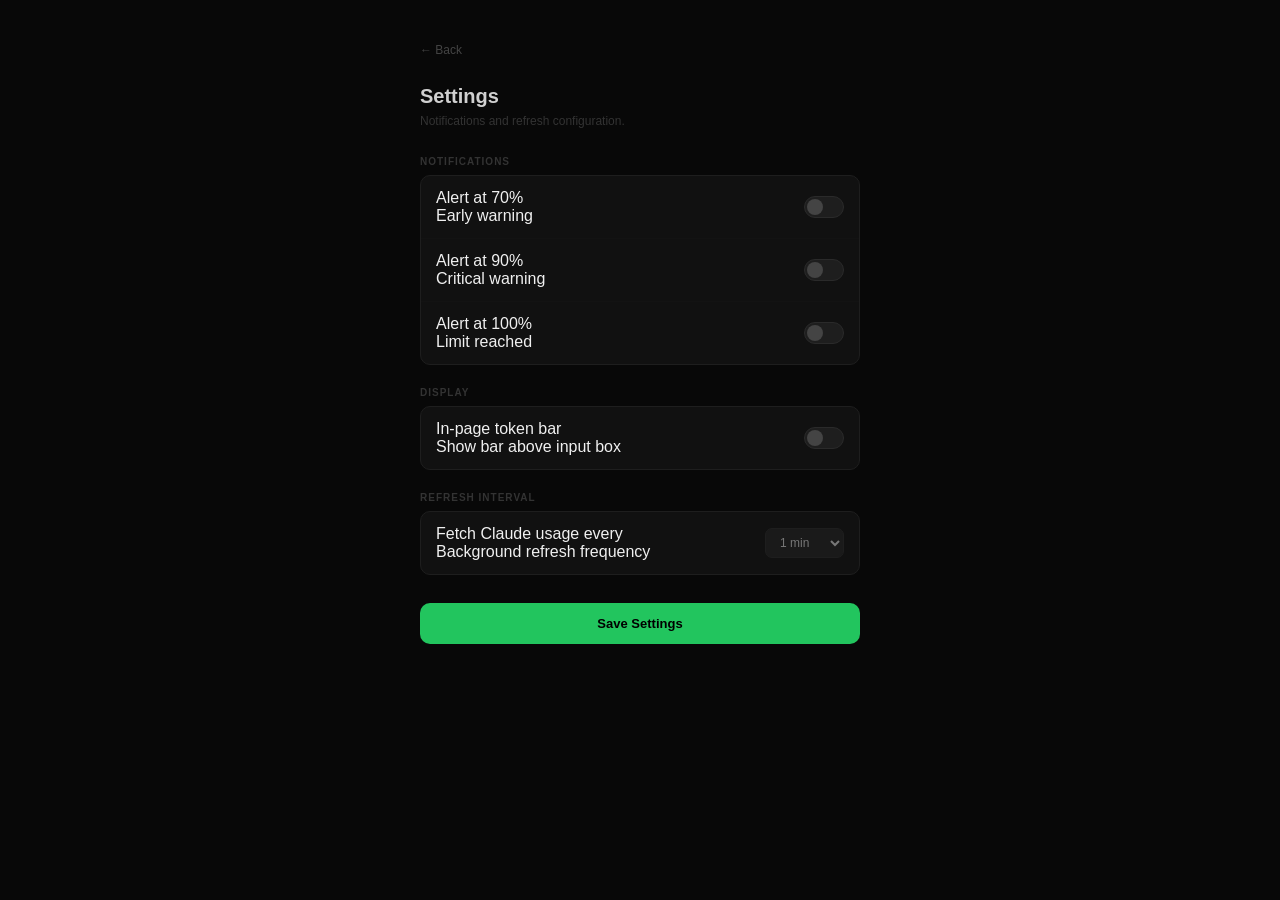
<file: src/settings/settings.html>
<!DOCTYPE html>
<html lang="en">
<head>
  <meta charset="UTF-8">
  <title>Token Tracker — Settings</title>
  <style>
    * { box-sizing: border-box; margin: 0; padding: 0; }
    body {
      background: #080808; color: #f0f0f0;
      font-family: -apple-system, BlinkMacSystemFont, 'Segoe UI', sans-serif;
      -webkit-font-smoothing: antialiased;
      min-height: 100vh; display: flex;
      justify-content: center; padding: 40px 16px;
    }
    .container { width: 100%; max-width: 440px; }

    .back {
      display: inline-flex; align-items: center; gap: 6px;
      font-size: 12px; color: #444; margin-bottom: 28px;
      background: none; border: none; font-family: inherit;
      cursor: pointer; transition: color .15s;
    }
    .back:hover { color: #888; }

    h1 { font-size: 20px; font-weight: 700; color: #d0d0d0; margin-bottom: 6px; }
    .sub { font-size: 12px; color: #333; margin-bottom: 28px; }

    .section { margin-bottom: 22px; }
    .section-title {
      font-size: 10px; font-weight: 700;
      letter-spacing: .1em; color: #333;
      text-transform: uppercase; margin-bottom: 8px;
    }
    .card {
      background: #111111; border: 1px solid #1e1e1e;
      border-radius: 10px; overflow: hidden;
    }
    .row {
      display: flex; align-items: center;
      justify-content: space-between; padding: 13px 15px;
    }
    .row + .row { border-top: 1px solid #131313; }
0    .row-desc  { font-size: 11px; color: #333; margin-top: 2px; }

    /* Toggle */
    .toggle { position: relative; width: 40px; height: 22px; flex-shrink: 0; }
    .toggle input { opacity: 0; width: 0; height: 0; position: absolute; }
    .track {
      position: absolute; inset: 0;
      background: #1e1e1e; border-radius: 11px;
      cursor: pointer; transition: background .2s;
      border: 1px solid #2a2a2a;
    }
    .track::after {
      content: ""; position: absolute;
      width: 16px; height: 16px; border-radius: 50%;
      background: #444; top: 2px; left: 2px;
      transition: transform .2s, background .2s;
    }
    .toggle input:checked + .track { background: rgba(34,197,94,.15); border-color: rgba(34,197,94,.3); }
    .toggle input:checked + .track::after { transform: translateX(18px); background: #22c55e; }

    select {
      background: #1a1a1a; color: #777;
      border: 1px solid #1e1e1e; border-radius: 7px;
      padding: 6px 10px; font-size: 12px;
      font-family: inherit; cursor: pointer; outline: none;
    }

    .save-btn {
      width: 100%; padding: 13px;
      background: #22c55e; color: #000;
      border: none; border-radius: 10px;
      font-size: 13px; font-weight: 700;
      cursor: pointer; font-family: inherit;
      transition: opacity .15s; margin-top: 6px;
    }
    .save-btn:hover { opacity: .85; }
    .save-btn:active { transform: scale(.98); }

    .saved {
      text-align: center; font-size: 12px;
      color: #22c55e; margin-top: 10px;
      height: 16px; transition: opacity .3s;
    }
  </style>
</head>
<body>
  <div class="container">
    <button class="back" id="back-btn">← Back</button>
    <h1>Settings</h1>
    <p class="sub">Notifications and refresh configuration.</p>

    <div class="section">
      <div class="section-title">Notifications</div>
      <div class="card">
        <div class="row">
          <div>
            <div class="row-label">Alert at 70%</div>
            <div class="row-desc">Early warning</div>
          </div>
          <label class="toggle">
            <input type="checkbox" id="n70">
            <div class="track"></div>
          </label>
        </div>
        <div class="row">
          <div>
            <div class="row-label">Alert at 90%</div>
            <div class="row-desc">Critical warning</div>
          </div>
          <label class="toggle">
            <input type="checkbox" id="n90">
            <div class="track"></div>
          </label>
        </div>
        <div class="row">
          <div>
            <div class="row-label">Alert at 100%</div>
            <div class="row-desc">Limit reached</div>
          </div>
          <label class="toggle">
            <input type="checkbox" id="n100">
            <div class="track"></div>
          </label>
        </div>
      </div>
    </div>

    <div class="section">
      <div class="section-title">Display</div>
      <div class="card">
        <div class="row">
          <div>
            <div class="row-label">In-page token bar</div>
            <div class="row-desc">Show bar above input box</div>
          </div>
          <label class="toggle">
            <input type="checkbox" id="show_bar">
            <div class="track"></div>
          </label>
        </div>
      </div>
    </div>

    <div class="section">
      <div class="section-title">Refresh interval</div>
      <div class="card">
        <div class="row">
          <div>
            <div class="row-label">Fetch Claude usage every</div>
            <div class="row-desc">Background refresh frequency</div>
          </div>
          <select id="refresh">
            <option value="1">1 min</option>
            <option value="2">2 min</option>
            <option value="5">5 min</option>
            <option value="10">10 min</option>
            <option value="15">15 min</option>
          </select>
        </div>
      </div>
    </div>

    <button class="save-btn" id="save-btn">Save Settings</button>
    <div class="saved" id="saved" style="opacity:0">✓ Saved</div>
  </div>

  <script src="../lib/constants.js"></script>
  <script src="settings.js"></script>
</body>
</html>
</file>
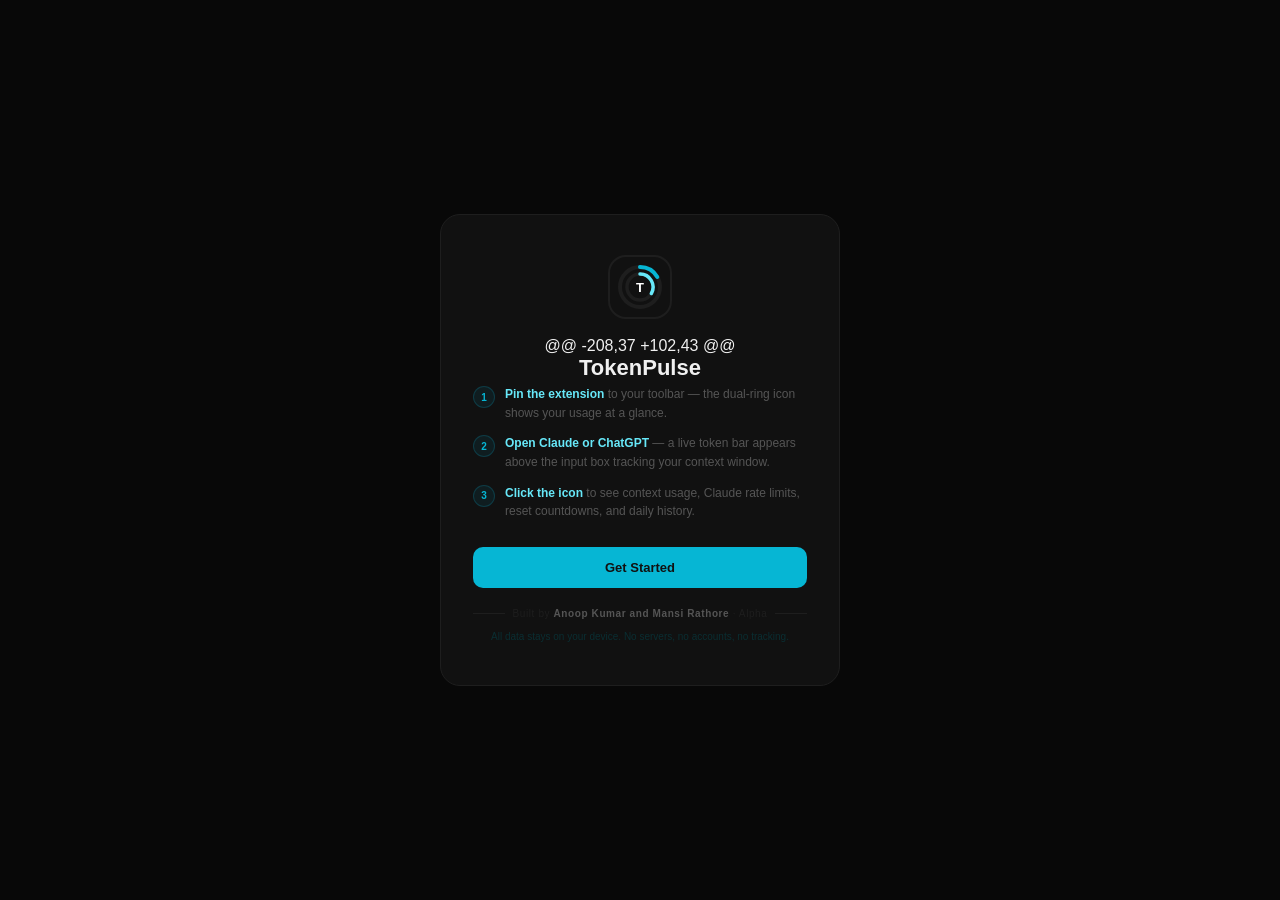
<file: src/welcome/welcome.html>
<!DOCTYPE html>
<html lang="en">

<head>
  <meta charset="UTF-8">
  <title>Welcome — TokenPulse</title>
  <style>
    * {
      box-sizing: border-box;
      margin: 0;
      padding: 0;
    }

    body {
      background: #080808;
      color: #f0f0f0;
      font-family: -apple-system, BlinkMacSystemFont, 'Segoe UI', sans-serif;
      -webkit-font-smoothing: antialiased;
      min-height: 100vh;
      display: flex;
      align-items: center;
      justify-content: center;
      padding: 40px 16px;
    }

    .card {
      width: 100%;
      max-width: 400px;
      background: #111111;
      border: 1px solid #1e1e1e;
      border-radius: 20px;
      padding: 40px 32px;
      text-align: center;
    }

    .logo {
      width: 64px;
      height: 64px;
      border-radius: 18px;
      background: #111111;
      border: 2px solid #1e1e1e;
      display: flex;
      align-items: center;
      justify-content: center;
      margin: 0 auto 18px;
    }

    .logo svg {
      width: 48px;
      height: 48px;
    }

    h1 {
      font-size: 22px;
      font-weight: 700;
      color: #f0f0f0;
      margin-bottom: 4px;
    }

    .tagline {
      font-size: 11px;
      color: #1e1e1e;
      margin-bottom: 6px;
      letter-spacing: .08em;
      text-transform: uppercase;
    }

    .sub {
      font-size: 12px;
      color: #555;
      line-height: 1.6;
      margin-bottom: 26px;
    }

    .platforms {
      display: flex;
      gap: 8px;
      margin-bottom: 26px;
    }



    .plat {
      flex: 1;
      padding: 10px 8px;
      border-radius: 8px;
      border: 1px solid #1e1e1e;
      font-size: 12px;
      font-weight: 600;
      color: #06b6d4;
      background: rgba(6, 182, 212, .06);
    }

    .steps {
      text-align: left;
      margin-bottom: 26px;
      display: flex;
      flex-direction: column;
      gap: 12px;
    }

    .step {
      display: flex;
      align-items: flex-start;
      gap: 10px;
    }

    .num {
      width: 22px;
      height: 22px;
      border-radius: 50%;
      flex-shrink: 0;
      background: rgba(6, 182, 212, .08);
      border: 1px solid rgba(6, 182, 212, .2);
      color: #06b6d4;
      font-size: 10px;
      font-weight: 700;
      display: flex;
      align-items: center;
      justify-content: center;
      margin-top: 1px;
    }

    .step-text {
      font-size: 12px;
      color: #555;
      line-height: 1.55;
    }

    .step-text strong {
      color: #67e8f9;
    }

    .cta {
      width: 100%;
      padding: 13px;
      background: #06b6d4;
      color: #111111;
      border: none;
      border-radius: 10px;
      font-size: 13px;
      font-weight: 700;
      cursor: pointer;
      font-family: inherit;
      transition: opacity .15s;
    }

    .cta:hover {
      opacity: .85;
    }

    .built-by {
      margin-top: 20px;
      display: flex;
      align-items: center;
      justify-content: center;
      gap: 8px;
    }

    .built-by-divider {
      height: 1px;
      flex: 1;
      background: #1e1e1e;
    }

    .built-by-text {
      font-size: 10px;
      color: #1e1e1e;
      letter-spacing: .06em;
      white-space: nowrap;
    }

    .built-by-text span {
      color: #555;
      font-weight: 600;
    }




    .note {
      font-size: 10px;
      color: #0a2e32;
      margin-top: 10px;
      line-height: 1.6;
    }
  </style>
</head>

<body>
  <div class="card">
    <div class="logo">
      <svg viewBox="0 0 48 48" fill="none" xmlns="http://www.w3.org/2000/svg">
        <circle cx="24" cy="24" r="20" stroke="#1e1e1e" stroke-width="4" />
        <path d="M24 4 a20 20 0 0 1 17.3 10" stroke="#06b6d4" stroke-width="4" stroke-linecap="round" />
        <circle cx="24" cy="24" r="13" stroke="#1e1e1e" stroke-width="3.5" />
        <path d="M24 11 a13 13 0 0 1 11.3 6.5 a13 13 0 0 1 0 13" stroke="#67e8f9" stroke-width="3.5"
          stroke-linecap="round" />
        <text x="24" y="29" text-anchor="middle" font-family="-apple-system,sans-serif" font-size="13" font-weight="800"
          fill="white">T</text>
      </svg>
    </div>

@@ -208,37 +102,43 @@ <h1>TokenPulse</h1>
    <div class="steps">
      <div class="step">
        <div class="num">1</div>
        <div class="step-text"><strong>Pin the extension</strong> to your toolbar — the dual-ring icon shows your usage
          at a glance.</div>

      </div>
      <div class="step">
        <div class="num">2</div>
        <div class="step-text"><strong>Open Claude or ChatGPT</strong> — a live token bar appears above the input box
          tracking your context window.</div>

      </div>
      <div class="step">
        <div class="num">3</div>
        <div class="step-text"><strong>Click the icon</strong> to see context usage, Claude rate limits, reset
          countdowns, and daily history.</div>

      </div>
    </div>

    <button class="cta" id="start-btn">Get Started</button>

    <div class="built-by">
      <div class="built-by-divider"></div>
      <div class="built-by-text">Built by <span>Anoop Kumar and Mansi Rathore</span> · Alpha</div>
      <div class="built-by-divider"></div>
    </div>

    <p class="note">All data stays on your device. No servers, no accounts, no tracking.</p>
  </div>

  <script>
    document.getElementById("start-btn").addEventListener("click", () => {
      window.close();
      // Fallback if window.close() is blocked
      window.location.href = "https://claude.ai";


    });
  </script>
</body>
</html>
</file>
